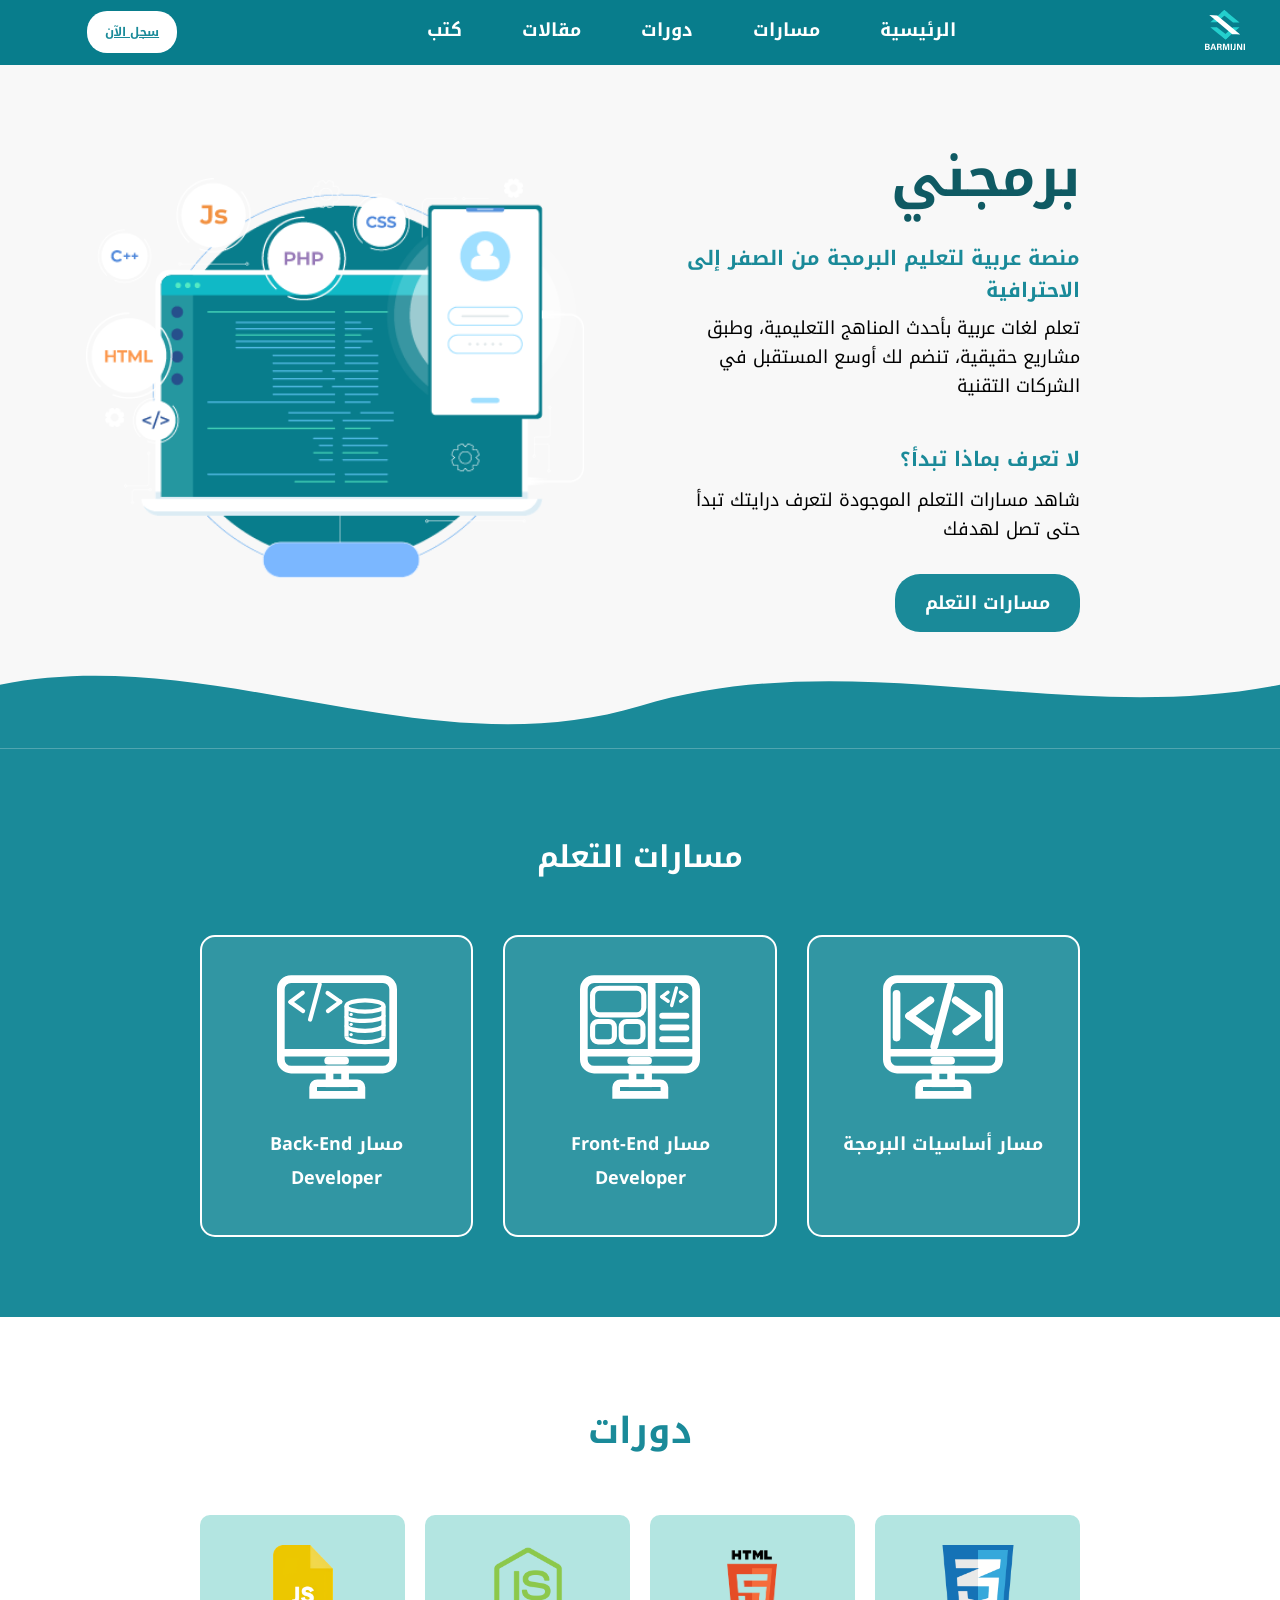
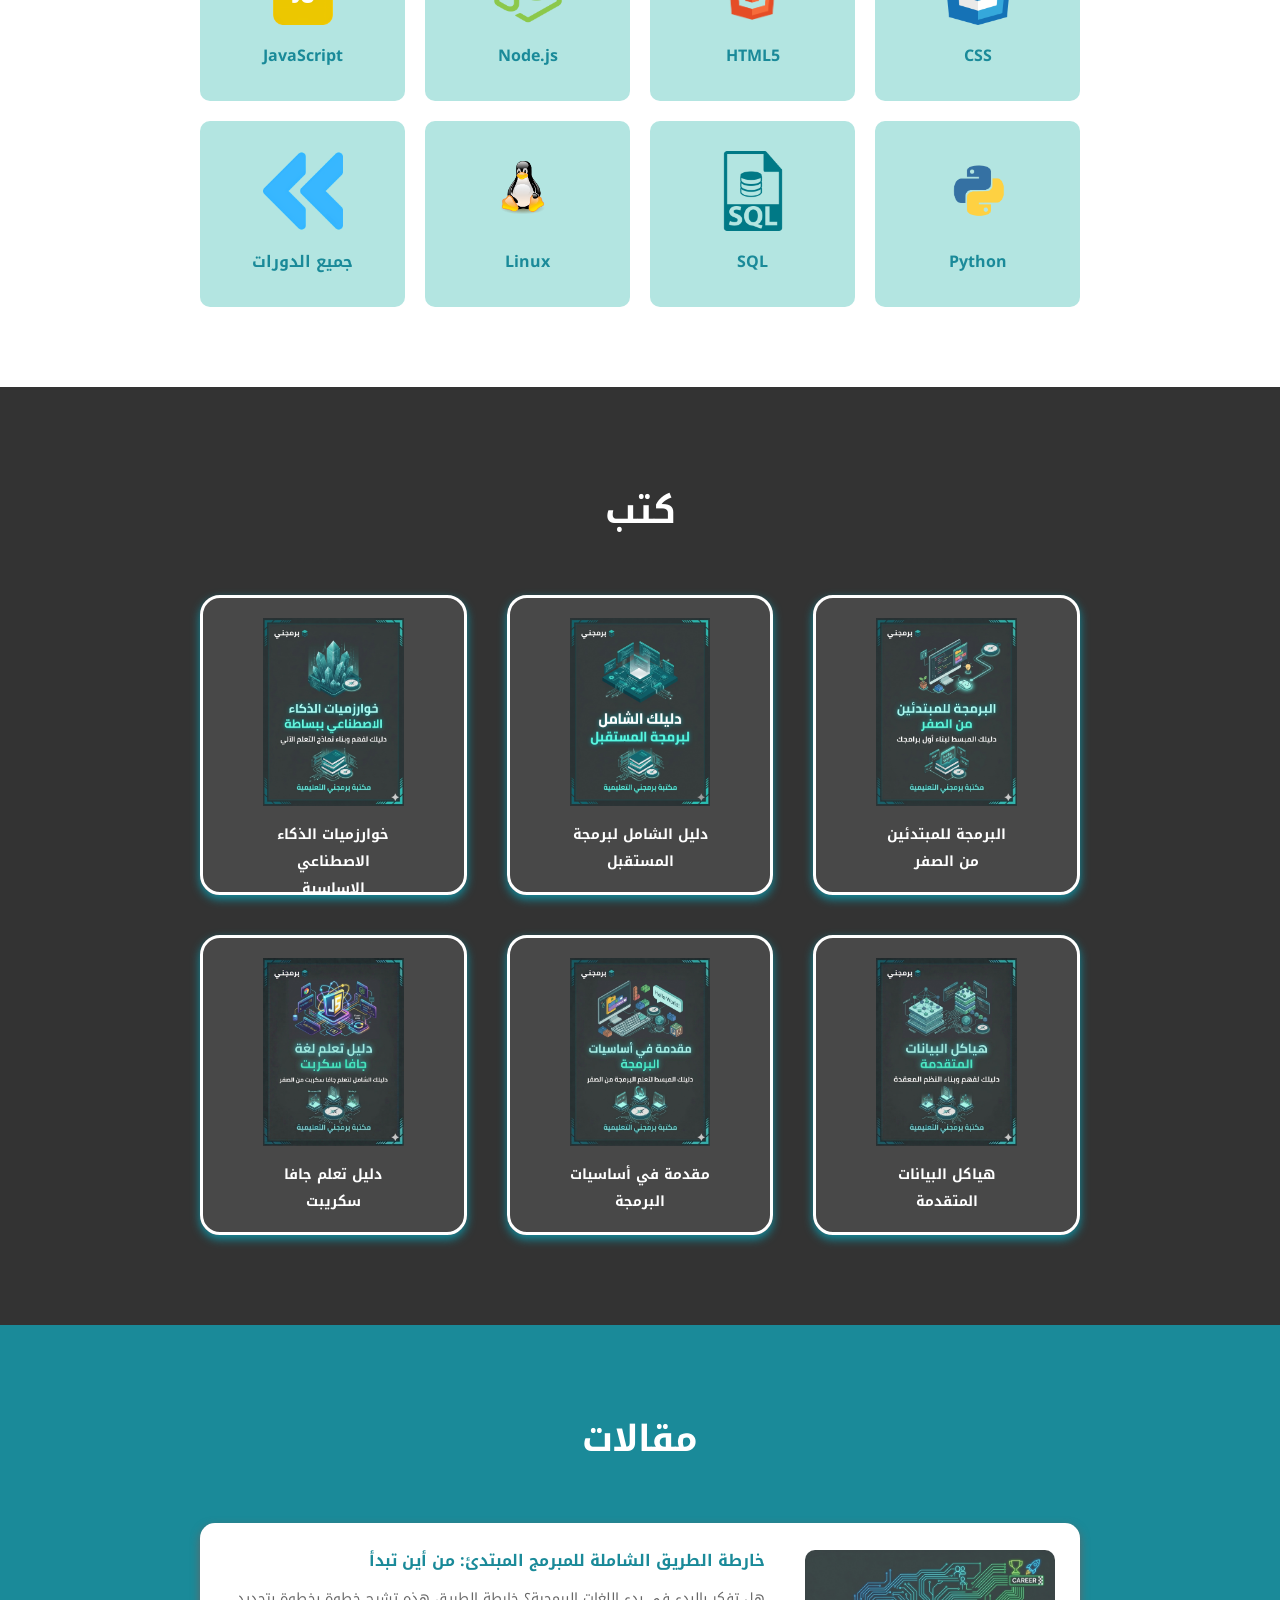
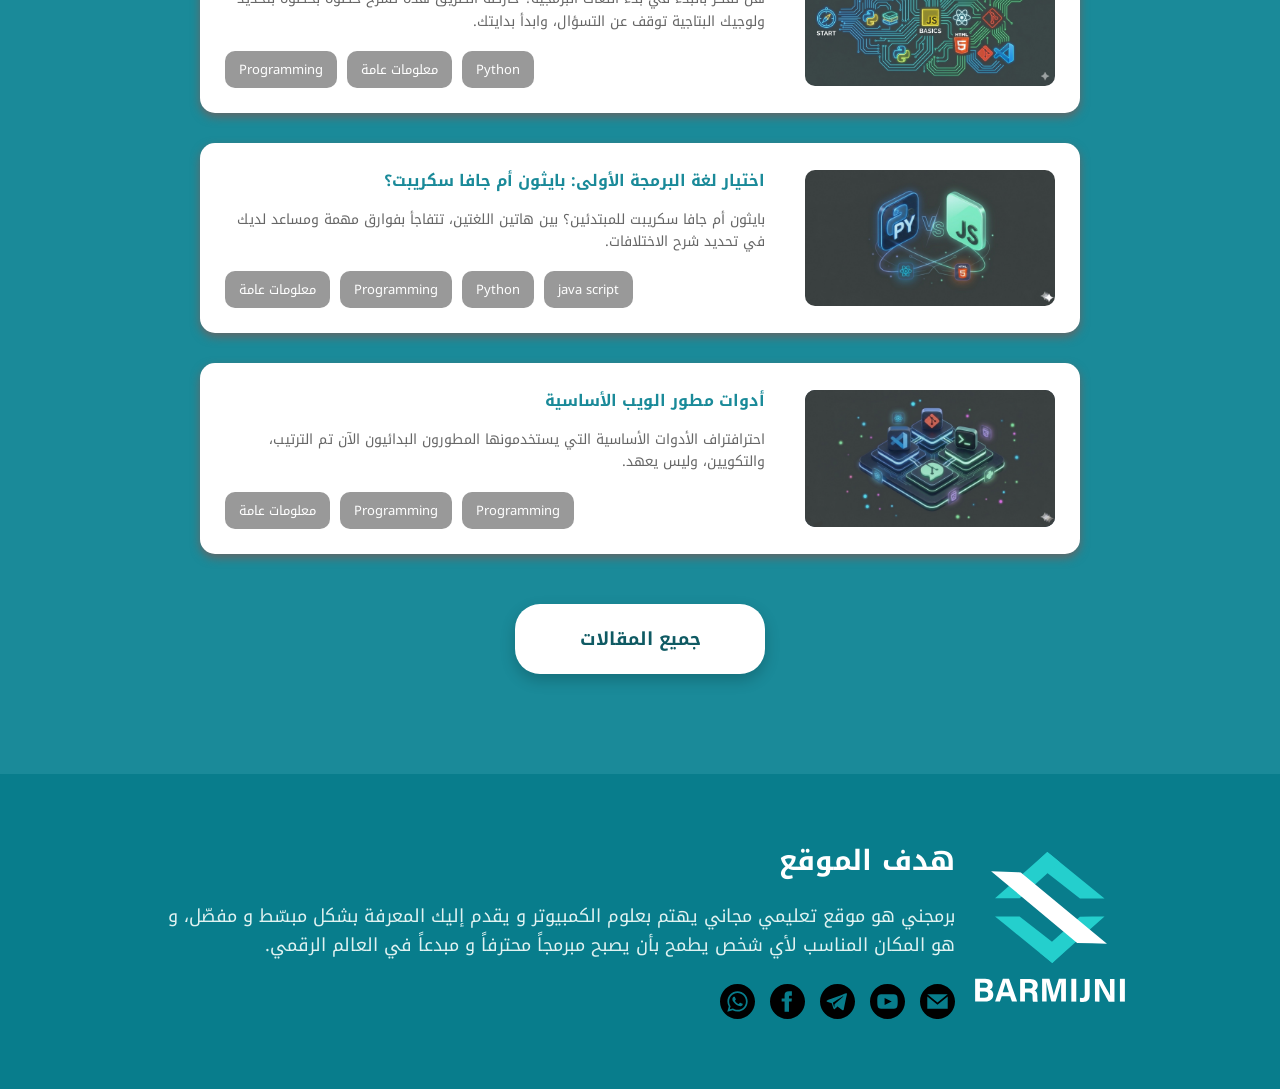
<file: Barmijni/index.html>
<!DOCTYPE html>
<html lang="ar">
<head>
    <meta charset="UTF-8">
    <meta name="viewport" content="width=device-width, initial-scale=1.0">
    <title>برمجني</title>
    <link rel="stylesheet" href="style.css"/>
<header class="header">
    <div class="nav-btn">
        <a href="html/register.html" class="btn-register">سجل الآن</a>
    </div>
    <div class="container">
        <nav class="navbar">
            <ul>
            <li><a href="index.html"> الرئيسية</a></li>
                <li><a href="paths.html">مسارات</a></li>
                <li><a href="courses.html">دورات</a></li>
                <li><a href="articles.html">مقالات</a></li>
                <li><a href="books.html">كتب</a></li>
            </ul>
        </nav>
    </div>
    <div class="logo">
        <img src="images/icons/لوجو برمجني 2.svg" alt="برمجني">
    </div>
</header>


<body>

<!-- HERO SECTION -->
<section class="hero">
    <div class="container">
        <div class="hero-content">
            <h6>برمجني</h6>
            <h4 class="hero-subtitle">منصة عربية لتعليم البرمجة من الصفر إلى الاحترافية</h4>
            <p class="hero-desc">تعلم لغات عربية بأحدث المناهج التعليمية، وطبق مشاريع حقيقية، تنضم لك أوسع المستقبل في الشركات التقنية</p>
            
            <h4>لا تعرف بماذا تبدأ؟</h4>
            <p class="hero-text">شاهد مسارات التعلم الموجودة لتعرف درايتك تبدأ حتى تصل لهدفك</p>
            <button href="paths.html"
             class="hero-btn">مسارات التعلم
        </button>
        </div>
        <div class="hero-image">
            <img src="images/icons/صورة السكشن الأول.png" alt="Hero Image">
        </div>
    </div>
    <!-- SVG Divider -->
  <svg class="hero-divider" viewBox="0 0 1200 100" preserveAspectRatio="none" aria-hidden="true" >
    <path d="M0,100 L0,40 C200,0 400,120 600,60 C800,0 1000,80 1200,40 L1200,100 Z" fill="#1a8a99"></path>
  </svg>
  </section>

<!-- PATHS SECTION -->
<section class="paths">
    <div class="container">
      
        <h2>مسارات التعلم</h2>
        <div class="paths-grid">
    <div class="path-card">
                <img src="images/أيقونات مسارات التعلم/1.svg" alt=" مسار أساسيات البرمجة">
                <h3>مسار أساسيات البرمجة</h3>
            </div>
              
            <div class="path-card">
                <img src="images/أيقونات مسارات التعلم/2.svg" alt=" Front-End Developer مسار">
                <h3>مسار Front-End Developer</h3>
            </div>
             <div class="path-card">
                <img src="images/أيقونات مسارات التعلم/3.svg" alt="Back-End Developer مسار">
                <h3>مسار Back-End Developer</h3>
            </div>
            
        </div>
    </div>
</section>

<!-- COURSES SECTION -->
<section class="courses">
    <div class="container">
        <h2>دورات</h2>
                <div class="courses-grid">
         <div class="course-card">
                <img src="images/courses/css.png" alt="CSS3">
                <p>CSS</p>
            </div>
            <div class="course-card">
                <img src="images/courses/htmt.png" alt="HTML5">
                <p>HTML5</p>
            </div>
           
           
            <div class="course-card">
                <img src="images/courses/node js.png" alt="Node.js">
                <p>Node.js</p>
            </div>
             <div class="course-card">
                <img src="images/courses/Js.png" alt="JavaScript">
                <p>JavaScript</p>
            </div>
                  <div class="course-card">
                <img src="images/courses/paython.png" alt="Python">
                <p>Python</p>
            </div>
                    <div class="course-card">
                <img src="images/courses/sql.png" alt="SQL">
                <p>SQL</p>
            </div>
            <div class="course-card">
                <img src="images/courses/06e7a7c79105961963671d4c39b852d6.png" alt="Linux">
                <p>Linux</p>
            </div>
    
            <div class="course-card">
                <img src="images/courses/arrows.png" alt="جميع الدورات">
                <p>جميع الدورات</p>
            </div>
            </div>
        </div>
    </div>
</section>

<!-- BOOKS SECTION -->
<section class="books">
    <div class="container">
        <h2>كتب</h2>
        <div class="books-grid">
                     <div class="book-card">
                <img src="images/books/1.png" alt="البرمجة للمبتدئين">
                <p>البرمجة للمبتدئين من الصفر</p>
            </div>
         
            <div class="book-card">
                <img src="images/books/2.png" alt="دليل الشامل لبرمجة المستقبل">
                <p>دليل الشامل لبرمجة المستقبل</p>
            </div>
            <div class="book-card">
                
                <img src="images/books/3.png" alt="خوارزميات الذكاء الاصطناعي">
                <p>خوارزميات الذكاء الاصطناعي الاساسية</p>
            </div>


               <div class="book-card">
                <img src="images/books/4.png" alt="هياكل البيانات المتقدمة">
                <p>هياكل البيانات المتقدمة</p>
            </div>  
            <div class="book-card">
                <img src="images/books/5.png" alt="مقدمة في أساسيات البرمجة">
                <p>مقدمة في أساسيات البرمجة</p>
            </div>
     
            <div class="book-card">
                <img src="images/books/6.png" alt="دليل تعلم جافا سكريبت">
                <p>دليل تعلم جافا سكريبت</p>
            </div>
        </div>
    </div>
</section>

<!-- ARTICLES SECTION -->
<section class="articles">
    <div class="container">
        <h2>مقالات</h2>
        <div class="articles-list">
            <div class="article-item">
                <div class="article-image">
                    <img src="images/articales/1.png" alt="مقالة">
                </div>
                <div class="article-content">
                    <h3>خارطة الطريق الشاملة للمبرمج المبتدئ: من أين تبدأ</h3>
                    <p>هل تفكر بالبدء في بدء اللغات البرمجية؟ خارطة الطريق هذه تشرح خطوة بخطوة بتحديد ولوجيك البتاجية توقف عن التسؤال، وابدأ بدايتك.</p>
                    <div class="article-tags">
                        <span class="tag">Python</span>
                        <span class="tag">معلومات عامة</span>
                        <span class="tag">Programming</span>
                    </div>
                </div>
            </div>
            
            <div class="article-item">
                <div class="article-image">
                    <img src="images/articales/2.png" alt="مقالة">
                </div>
                <div class="article-content">
                    <h3>اختيار لغة البرمجة الأولى: بايثون أم جافا سكريبت؟</h3>
                    <p>بايثون أم جافا سكريبت للمبتدئين؟ بين هاتين اللغتين، تتفاجأ بفوارق مهمة ومساعد لديك في تحديد شرح الاختلافات.</p>
                    <div class="article-tags">
                        <span class="tag">java script</span>
                        <span class="tag">Python</span>
                        <span class="tag">Programming</span>
                        <span class="tag">معلومات عامة</span>
                    </div>
                </div>
            </div>
            
            <div class="article-item">
                <div class="article-image">
                    <img src="images/articales/3.png" alt="مقالة">
                </div>
                <div class="article-content">
                    <h3>أدوات مطور الويب الأساسية</h3>
                    <p>احترافتراف الأدوات الأساسية التي يستخدمونها المطورون البدائيون الآن تم الترتيب، والتكويين، وليس يعهد.</p>
                    <div class="article-tags">
                        <span class="tag">Programming</span>
                        <span class="tag">Programming</span>
                        <span class="tag">معلومات عامة</span>
                    </div>
                </div>
            </div>
            
        </div>
    </div>
    <button  class="articles-btn">جميع المقالات</button>
    
</section>

<!-- FOOTER -->
<footer class="main-footer">
    <div class="footer-container">
        
        <div class="footer-logo-section">
            <img src="images/icons/لوجو برمجني 2.svg" alt="لوجو برمجني" class="footer-logo">
        </div>

        <div class="footer-content-section">
            <h3 class="footer-title">هدف الموقع</h3>
            <p class="footer-description">
                برمجني هو موقع تعليمي مجاني يهتم بعلوم الكمبيوتر و يقدم إليك المعرفة بشكل مبسّط و مفصّل، 
                و هو المكان المناسب لأي شخص يطمح بأن يصبح مبرمجاً محترفاً و مبدعاً في العالم الرقمي.
            </p>
            
            <div class="social-icons">
                <a href="#" class="icon-link"><img src="images/icons/email.svg" alt="Email"></a>
                <a href="#" class="icon-link"><img src="images/icons/youtube-9.svg" alt="YouTube"></a>
                <a href="#" class="icon-link"><img src="images/icons/telegram-4.svg" alt="Telegram"></a>
                <a href="#" class="icon-link"><img src="images/icons/facebook-4.svg" alt="Facebook"></a>
                <a href="#" class="icon-link"><img src="images/icons/whatsapp-4.svg" alt="WhatsApp"></a>
            </div>
        </div>

    </div>
</footer>
</body>
</html>
</file>
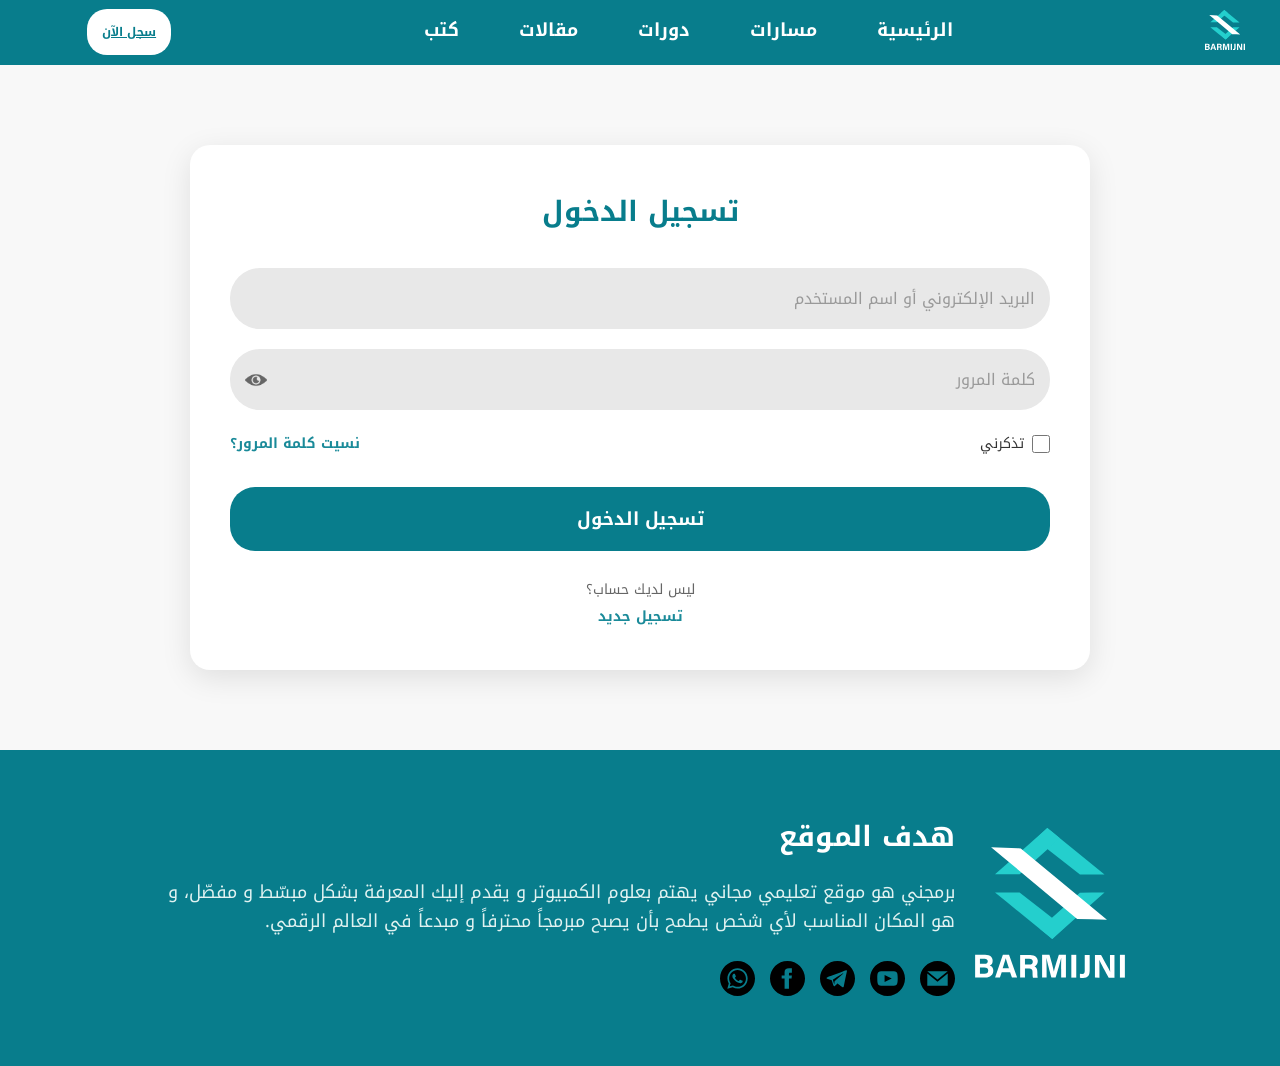
<file: Barmijni/login.html>
<!DOCTYPE html>
<html lang="ar">
<head>
    <meta charset="UTF-8">
    <meta name="viewport" content="width=device-width, initial-scale=1.0">
    <title>برمجني</title>
    <!-- ربط ملف CSS الرئيسي للموقع -->
    <link rel="stylesheet" href="style.css"/>
    <!-- ربط ملف CSS الخاص بنماذج التسجيل والدخول -->
    <link rel="stylesheet" href="usersAuthStyle.css"/>
</head>
<body>
<!-- قسم الرأس (HEADER) - يحتوي على شعار الموقع والقائمة الرئيسية -->
<header class="header">
    <!-- زر "سجل الآن" يؤدي إلى صفحة التسجيل الجديد -->
    <div class="nav-btn">
        <a href="register.html" class="btn-register">سجل الآن</a>
    </div>
    <!-- شريط القائمة الرئيسية للموقع -->
    <div class="container">
        <nav class="navbar">
            <ul>
            <li><a href="index.html"> الرئيسية</a></li>
                <li><a href="paths.html">مسارات</a></li>
                <li><a href="courses.html">دورات</a></li>
                <li><a href="articles.html">مقالات</a></li>
                <li><a href="books.html">كتب</a></li>
            </ul>
        </nav>
    </div>
    <!-- شعار برمجني -->
    <div class="logo">
        <img src="images/icons/لوجو برمجني 2.svg" alt="برمجني">
    </div>
</header>

<section class="auth-section">
    <div class="auth-container">
        <div class="auth-box">
            <h2 class="auth-title">تسجيل الدخول</h2>
                        <form class="auth-form">
                <div class="form-group">
                    <input type="email" class="form-input" placeholder="البريد الإلكتروني أو اسم المستخدم" required>
                </div>
                                <div class="form-group">
                    <!-- غلاف حقل كلمة المرور والزر -->
                    <div class="password-input-wrapper">
                        <!-- حقل الإدخال لكلمة المرور -->
                        <input type="password" class="form-input password-input" placeholder="كلمة المرور" required>
                        <!-- زر إظهار/إخفاء كلمة المرور -->

                        <button type="button" class="toggle-password">
<img src="images/icons/eye.png"/>
</button>
                    </div>
                </div>
                
                <!-- خيارات النموذج (تذكرني - نسيت كلمة المرور) -->
                <div class="form-options">
                    <!-- خيار تذكر بيانات المستخدم -->
                    <label class="remember-me">
                        <input type="checkbox"> تذكرني
                    </label>
                    <!-- رابط نسيان كلمة المرور يؤدي إلى صفحة الاسترجاع -->
                    <a href="passwordrecover.html" class="forgot-password">نسيت كلمة المرور؟</a>
                </div>
                
                <!-- زر تسجيل الدخول الرئيسي -->
                <button type="submit" class="auth-btn">تسجيل الدخول</button>
            </form>
            
            <!-- تذييل النموذج - رابط للتسجيل الجديد -->
              <div class="auth-footer">
                <p>ليس لديك حساب؟</p>
                <p><a href="register.html">تسجيل جديد</a></p>
            </div>
        </div>
    </div>
</section>

<!-- قسم التذييل (FOOTER) - يحتوي على معلومات الموقع والشبكات الاجتماعية -->
<footer class="main-footer">
    <!-- حاوية التذييل الرئيسية -->
    <div class="footer-container">
        <!-- قسم الشعار في التذييل -->
        <div class="footer-logo-section">
            <img src="images/icons/لوجو برمجني 2.svg" alt="لوجو برمجني" class="footer-logo">
        </div>

        <!-- قسم المحتوى والشبكات الاجتماعية في التذييل -->
        <div class="footer-content-section">
            <h3 class="footer-title">هدف الموقع</h3>
            <p class="footer-description">
                برمجني هو موقع تعليمي مجاني يهتم بعلوم الكمبيوتر و يقدم إليك المعرفة بشكل مبسّط و مفصّل، 
                و هو المكان المناسب لأي شخص يطمح بأن يصبح مبرمجاً محترفاً و مبدعاً في العالم الرقمي.
            </p>
            
            <!-- روابط الشبكات الاجتماعية -->
            <div class="social-icons">
                <a href="#" class="icon-link"><img src="images/icons/email.svg" alt="Email"></a>
                <a href="#" class="icon-link"><img src="images/icons/youtube-9.svg" alt="YouTube"></a>
                <a href="#" class="icon-link"><img src="images/icons/telegram-4.svg" alt="Telegram"></a>
                <a href="#" class="icon-link"><img src="images/icons/facebook-4.svg" alt="Facebook"></a>
                <a href="#" class="icon-link"><img src="images/icons/whatsapp-4.svg" alt="WhatsApp"></a>
            </div>
        </div>

    </div>
</footer>

<!-- سكريبت JavaScript لوظائف الصفحة -->
<script>
    // اختيار جميع أزرار إظهار/إخفاء كلمة المرور في الصفحة
    document.querySelectorAll('.toggle-password').forEach(button => {
        // إضافة مستمع حدث عند النقر على زر إظهار/إخفاء
        button.addEventListener('click', function(e) {
            e.preventDefault(); // منع السلوك الافتراضي للزر
            
            // الحصول على حقل كلمة المرور المرتبط بهذا الزر
            const passwordInput = this.parentElement.querySelector('.password-input');
            // الحصول على أيقونة العين
            const icon = this.querySelector('i');
            
            // التحقق من نوع الإدخال الحالي
            if (passwordInput.type === 'password') {
                // إذا كان مخفي، اظهره
                passwordInput.type = 'text';
                // تغيير أيقونة العين من 'eye' إلى 'eye-slash'
                icon.classList.remove('fa-eye');
                icon.classList.add('fa-eye-slash');
            } else {
                // وإلا، أخفه
                passwordInput.type = 'password';
                // تغيير أيقونة العين من 'eye-slash' إلى 'eye'
                icon.classList.remove('fa-eye-slash');
                icon.classList.add('fa-eye');
            }
        });
    });
</script>
</body>
</html>
</file>
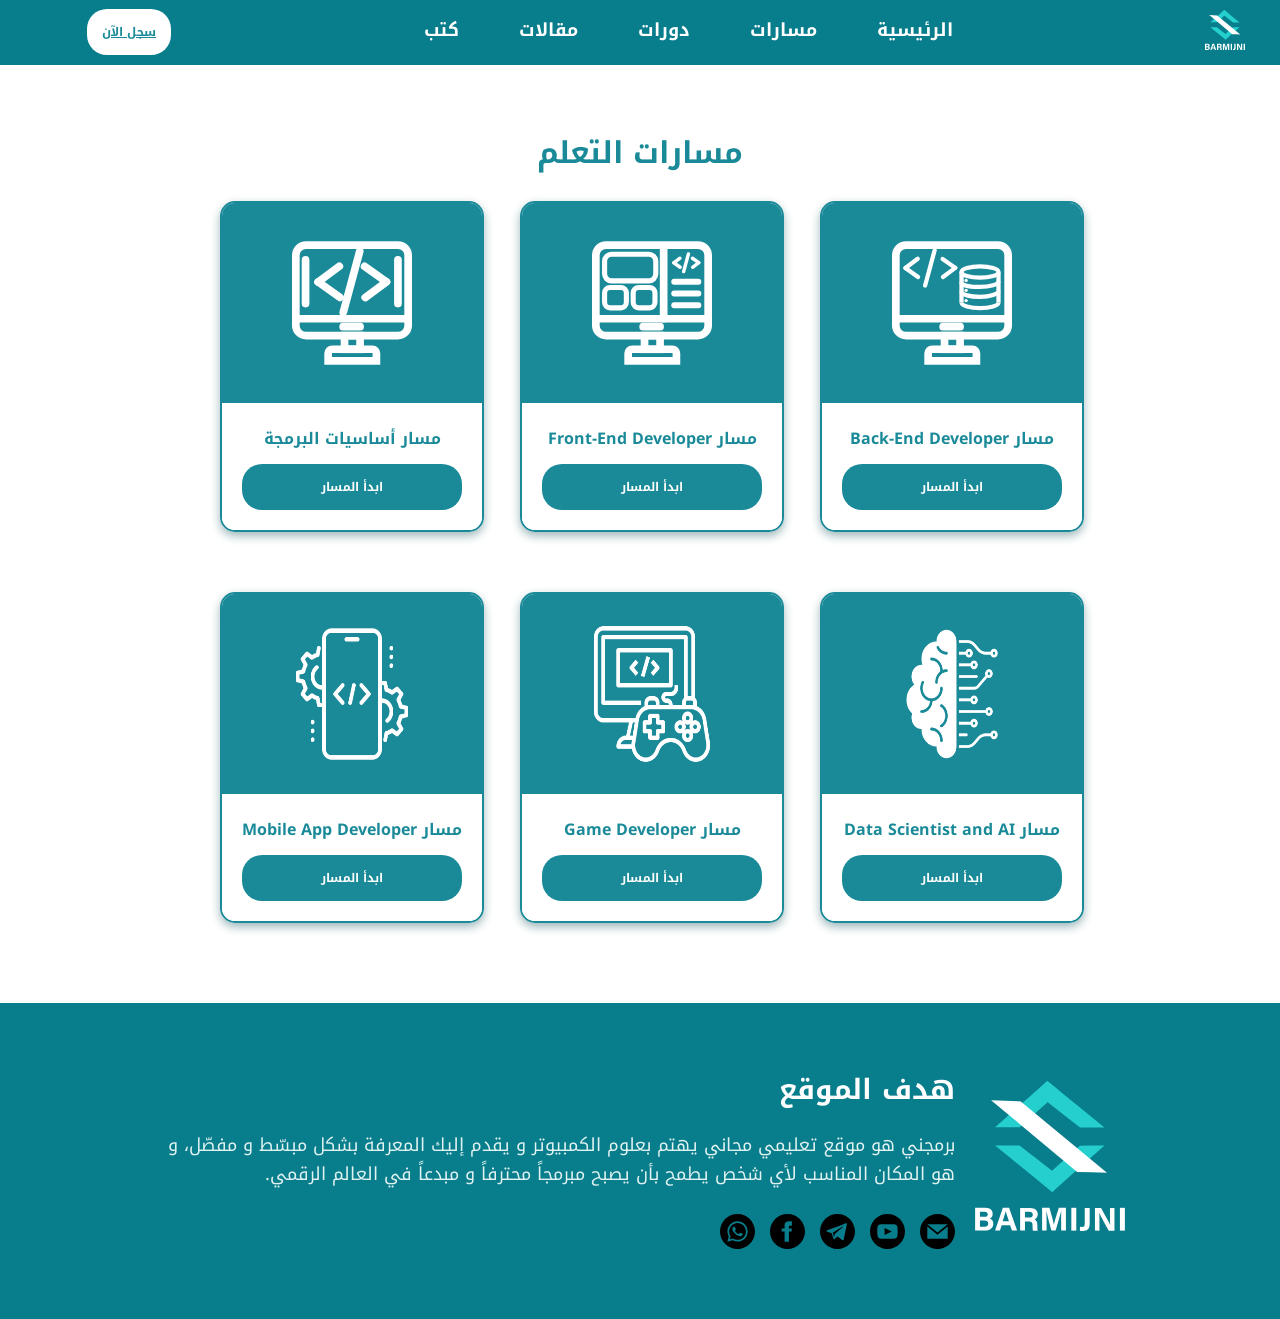
<file: Barmijni/paths.html>
<!DOCTYPE html>
<html lang="ar">
<head>
    <meta charset="UTF-8">
    <meta name="viewport" content="width=device-width, initial-scale=1.0">
    <title>برمجني</title>
    <!-- ربط ملف CSS الرئيسي للموقع -->
    <link rel="stylesheet" href="pathsStyle.css"/>
</head>
<body>
<!-- قسم الرأس (HEADER) - يحتوي على شعار الموقع والقائمة الرئيسية -->
<header class="header">
    <!-- زر "سجل الآن" يؤدي إلى صفحة التسجيل الجديد -->
    <div class="nav-btn">
        <a href="register.html" class="btn-register">سجل الآن</a>
    </div>
    <!-- شريط القائمة الرئيسية للموقع -->
    <div class="container">
        <nav class="navbar">
            <ul>
            <li><a href="index.html"> الرئيسية</a></li>
                <li><a href="paths.html">مسارات</a></li>
                <li><a href="courses.html">دورات</a></li>
                <li><a href="articles.html">مقالات</a></li>
                <li><a href="books.html">كتب</a></li>
            </ul>
        </nav>
    </div>
    <!-- شعار برمجني -->
    <div class="logo">
        <img src="images/icons/لوجو برمجني 2.svg" alt="برمجني">
    </div>
</header>

<!-- PATHS SECTION -->
<section class="paths">
    <div class="container">
        <h2>مسارات التعلم</h2>
        <div class="paths-grid">

    <div class="path-card">
            <div class="card-top">
                <img src="images/أيقونات مسارات التعلم/1.svg" alt=" مسار أساسيات البرمجة">
                </div>


                    <div class="card-bottom">
                <h3>مسار أساسيات البرمجة</h3>
            <a class="start-btn">ابدأ المسار</a>
            </div>
            </div>
              
            <div class="path-card">
                <div class="card-top">
                    <img src="images/أيقونات مسارات التعلم/2.svg" alt=" Front-End Developer مسار">
                </div>
                <div class="card-bottom">
                    <h3>مسار Front-End Developer</h3>
                    <a class="start-btn">ابدأ المسار</a>
                </div>
            </div>
             <div class="path-card">
                <div class="card-top">
                    <img src="images/أيقونات مسارات التعلم/3.svg" alt="Back-End Developer مسار">
                </div>
                <div class="card-bottom">
                    <h3>مسار Back-End Developer</h3>
                    <a class="start-btn">ابدأ المسار</a>
                </div>
            </div>

<div class="path-card">
    <div class="card-top">
        <img src="images/أيقونات مسارات التعلم/4.png"/>
    </div>
    <div class="card-bottom">
        <h3>مسار Mobile App Developer</h3>
        <a class="start-btn">ابدأ المسار</a>
    </div>
</div>
    <div class="path-card">
        <div class="card-top">
            <img src="images/أيقونات مسارات التعلم/5.png"/>
        </div>
        <div class="card-bottom">
            <h3>مسار Game Developer</h3>
            <a class="start-btn">ابدأ المسار</a>
        </div>
    </div>
    <div class="path-card">
        <div class="card-top">
            <img src="images/أيقونات مسارات التعلم/6.png"/>
        </div>
        <div class="card-bottom">
            <h3>مسار Data Scientist and AI</h3>
            <a class="start-btn">ابدأ المسار</a>
        </div>
    </div>

        </div>

       
    </div>
    </div>
</section>

    <!-- FOOTER -->
<footer class="main-footer">
    <div class="footer-container">
        
        <div class="footer-logo-section">
            <img src="images/icons/لوجو برمجني 2.svg" alt="لوجو برمجني" class="footer-logo">
        </div>

        <div class="footer-content-section">
            <h3 class="footer-title">هدف الموقع</h3>
            <p class="footer-description">
                برمجني هو موقع تعليمي مجاني يهتم بعلوم الكمبيوتر و يقدم إليك المعرفة بشكل مبسّط و مفصّل، 
                و هو المكان المناسب لأي شخص يطمح بأن يصبح مبرمجاً محترفاً و مبدعاً في العالم الرقمي.
            </p>
            
            <div class="social-icons">
                <a href="#" class="icon-link"><img src="images/icons/email.svg" alt="Email"></a>
                <a href="#" class="icon-link"><img src="images/icons/youtube-9.svg" alt="YouTube"></a>
                <a href="#" class="icon-link"><img src="images/icons/telegram-4.svg" alt="Telegram"></a>
                <a href="#" class="icon-link"><img src="images/icons/facebook-4.svg" alt="Facebook"></a>
                <a href="#" class="icon-link"><img src="images/icons/whatsapp-4.svg" alt="WhatsApp"></a>
            </div>
        </div>

    </div>
</footer>
</body>
</html>
</file>
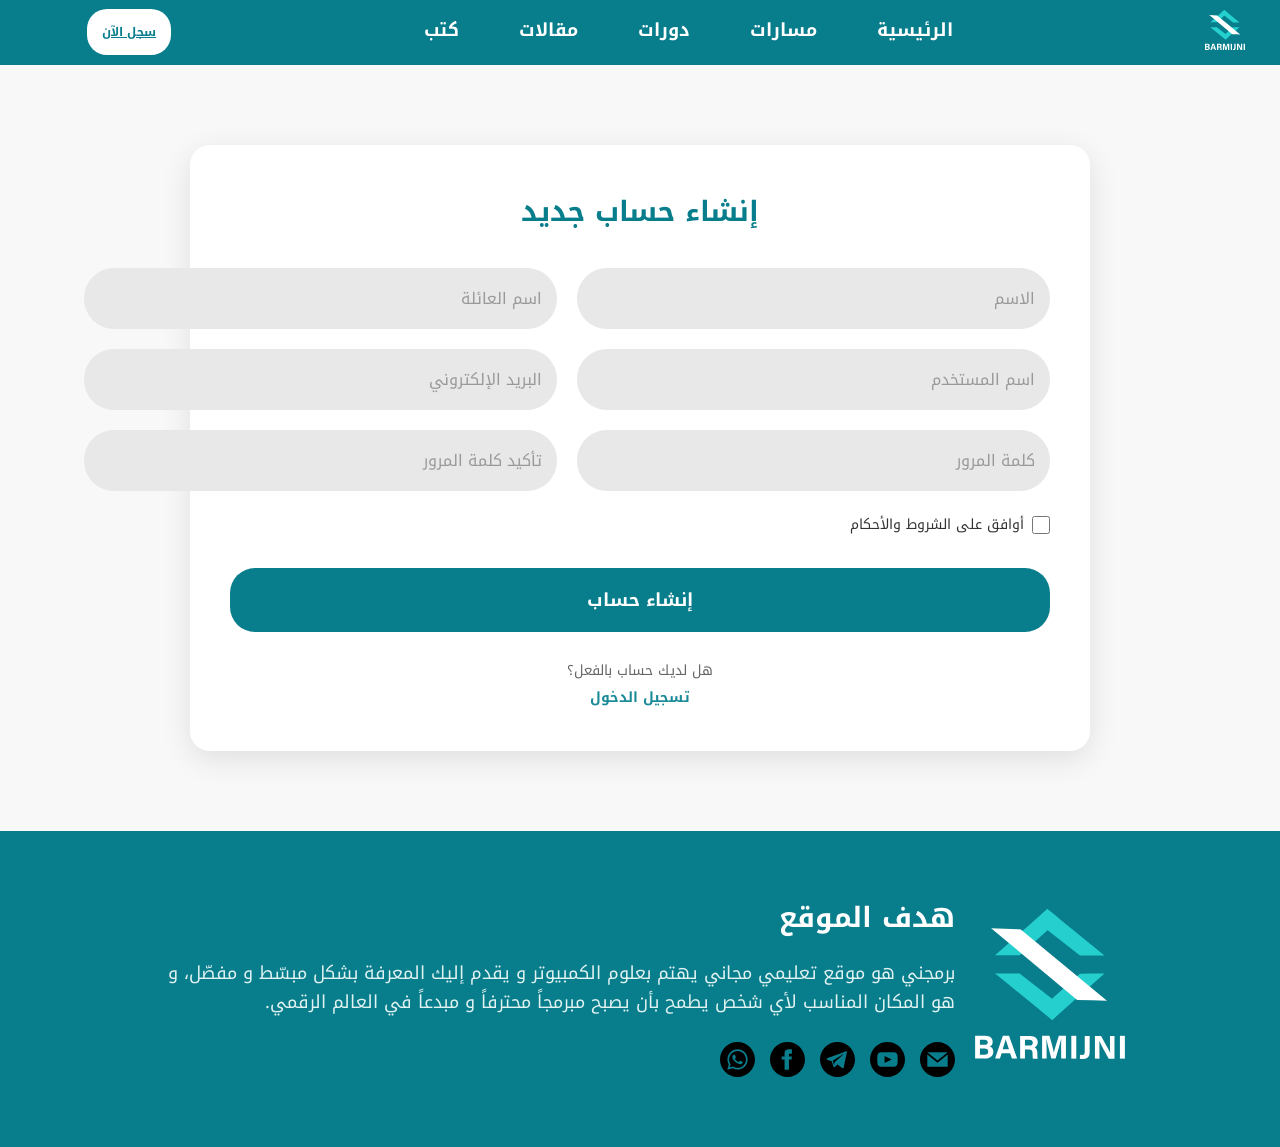
<file: Barmijni/register.html>
<!DOCTYPE html>
<html lang="ar">
<head>
    <meta charset="UTF-8">
    <meta name="viewport" content="width=device-width, initial-scale=1.0">
    <title>برمجني</title>
    <!-- ربط مكتبة Font Awesome لأيقونات المتصفح -->
    <link rel="stylesheet" href="https://cdnjs.cloudflare.com/ajax/libs/font-awesome/6.4.0/css/all.min.css">
    <!-- ربط ملف CSS الرئيسي للموقع -->
    <link rel="stylesheet" href="style.css"/>
    <!-- ربط ملف CSS الخاص بنماذج التسجيل والدخول -->
    <link rel="stylesheet" href="usersAuthStyle.css"/>
</head>
<body>
<!-- قسم الرأس (HEADER) - يحتوي على شعار الموقع والقائمة الرئيسية -->
<header class="header">
    <!-- زر "سجل الآن" يؤدي إلى صفحة التسجيل الجديد -->
    <div class="nav-btn">
        <a href="register.html" class="btn-register">سجل الآن</a>
    </div>
    <!-- شريط القائمة الرئيسية للموقع -->
    <div class="container">
        <nav class="navbar">
            <ul>
            <li><a href="index.html"> الرئيسية</a></li>
                <li><a href="paths.html">مسارات</a></li>
                <li><a href="courses.html">دورات</a></li>
                <li><a href="articles.html">مقالات</a></li>
                <li><a href="books.html">كتب</a></li>
            </ul>
        </nav>
    </div>
    <!-- شعار برمجني -->
    <div class="logo">
        <img src="images/icons/لوجو برمجني 2.svg" alt="برمجني">
    </div>
</header>

<!-- قسم إنشاء حساب جديد (REGISTER SECTION) - نموذج البيانات الجديدة -->
<section class="auth-section">
    <div class="auth-container">
        <div class="auth-box">
            <!-- عنوان الصفحة -->
            <h2 class="auth-title">إنشاء حساب جديد</h2>
            
            <!-- نموذج التسجيل الرئيسي -->
            <form class="auth-form">
                <div class="form-row">
                    <!-- حقل الاسم -->
                    <div class="form-group">
                        <input type="text" class="form-input" placeholder="الاسم" required>
                    </div>
                    <!-- حقل اسم العائلة -->
                    <div class="form-group">
                        <input type="text" class="form-input" placeholder="اسم العائلة" required>
                    </div>
                </div>

                <div class="form-row">
                    <!-- حقل اسم المستخدم -->
                    <div class="form-group">
                        <input type="text" class="form-input" placeholder="اسم المستخدم" required>
                    </div>
                    <!-- حقل البريد الإلكتروني -->
                    <div class="form-group">
                        <input type="email" class="form-input" placeholder="البريد الإلكتروني" required>
                    </div>
                </div>

                <div class="form-row">
                    <!-- حقل كلمة المرور مع زر إظهار/إخفاء -->
                    <div class="form-group">
                        <div class="password-input-wrapper">
                            <input type="password" class="form-input password-input" placeholder="كلمة المرور" required>
                            </button>
                        </div>
                    </div>
                    <!-- حقل تأكيد كلمة المرور مع زر إظهار/إخفاء -->
                    <div class="form-group">
                        <div class="password-input-wrapper">
                            <input type="password" class="form-input password-input" placeholder="تأكيد كلمة المرور" required>
                            </button>
                        </div>
                    </div>
                </div>
                
                <!-- موافقة على الشروط والأحكام -->
                <div class="form-options">
                    <!-- خانة الموافقة على الشروط والأحكام -->
                    <label class="remember-me">
                        <input type="checkbox" required> أوافق على الشروط والأحكام
                    </label>
                </div>
                
                <button type="submit" class="auth-btn">إنشاء حساب</button>
            </form>
            
            <div class="auth-footer">
                <p>هل لديك حساب بالفعل؟</p>
                <p><a href="login.html">تسجيل الدخول</a></p>
            </div>
        </div>
    </div>
</section>





<!-- FOOTER -->
<footer class="main-footer">
    <div class="footer-container">
        
        <div class="footer-logo-section">
            <img src="images/icons/لوجو برمجني 2.svg" alt="لوجو برمجني" class="footer-logo">
        </div>

        <div class="footer-content-section">
            <h3 class="footer-title">هدف الموقع</h3>
            <p class="footer-description">
                برمجني هو موقع تعليمي مجاني يهتم بعلوم الكمبيوتر و يقدم إليك المعرفة بشكل مبسّط و مفصّل، 
                و هو المكان المناسب لأي شخص يطمح بأن يصبح مبرمجاً محترفاً و مبدعاً في العالم الرقمي.
            </p>
            
            <div class="social-icons">
                <a href="#" class="icon-link"><img src="images/icons/email.svg" alt="Email"></a>
                <a href="#" class="icon-link"><img src="images/icons/youtube-9.svg" alt="YouTube"></a>
                <a href="#" class="icon-link"><img src="images/icons/telegram-4.svg" alt="Telegram"></a>
                <a href="#" class="icon-link"><img src="images/icons/facebook-4.svg" alt="Facebook"></a>
                <a href="#" class="icon-link"><img src="images/icons/whatsapp-4.svg" alt="WhatsApp"></a>
            </div>
        </div>

    </div>
</footer>

</body>
</html>
</file>
<file: Barmijni/style.css>
/* تعريف الخط */
@font-face {
    font-family: 'Noto Kufi Arabic';
    src: url('fonts/Noto_Kufi_Arabic/static/NotoKufiArabic-Regular.ttf') format('truetype');
    font-weight: normal;
}

@font-face {
    font-family: 'Noto Kufi Arabic';
    src: url('fonts/Noto_Kufi_Arabic/static/NotoKufiArabic-Bold.ttf') format('truetype');
    font-weight: bold;
}

/* RESET */
* {
    margin: 0;
    padding: 0;
    box-sizing: border-box;
    font-family: 'Noto Kufi Arabic', sans-serif;
}

body {
    font-family: 'Noto Kufi Arabic', sans-serif;
    background-color: #f8f8f8;
    color: #333;
}

/* CONTAINER */
.container {
    max-width: 900px;
    margin: 0 auto;
    padding: 0 10px;
}

/* HEADER */
.header {
     background:  #087d8C;
    color: white;
    padding: 10px;
    padding-bottom: 15px;
    display: flex;
    align-items: center;
}

.header .container {
    display: flex;
    justify-content: space-between;
    align-items: center;
    flex-direction: row-reverse;
}

.logo img {
    height: 40px;
    width: auto;
    display: block;
    margin-right: 25px;
}

.navbar {
        display: flex;
    justify-content: center;
}

.navbar ul {
    display: flex;
    list-style: none;
    gap: 60px;
      flex-direction: row-reverse;
}

.navbar a {
    color: white;
    text-decoration: none;
    font-weight: bold;
   font-size: 18px;
    display: flex;
    align-items: center;
    gap: 8px;
}

.nav-icon {
    width: 24px;
    height: 24px;
    display: inline-block;
}


.btn-register {
    background-color: white;
    color: #1a8a99;
    border-radius: 20px;
    padding: 10px;
    padding-right: 18px;
    padding-left: 18px;
    margin-left: 9cap;
    font-size: 12px;
    font-weight: bold;
}


/* HERO */
.hero {
    background-color: #f8f8f8;
    color: #1a8a99;
  padding: 60px 0px 0px 0px;
}

.hero .container {
    display: flex;
    align-items: center;
    flex-direction: row-reverse;
}

.hero-content {
    flex: 0 0 45%;
    text-align: right;
    margin-left: 100px;
        align-items: center;

}

.hero-image {
    flex: 0 0 45%;
    text-align: center;
}

.hero-content h6 {
    font-size: 55px;
    margin-bottom: 12px;
    color: #0f5a63;
}

.hero-subtitle {
    font-size: 20px;
    color: #1a8a99;
    margin-bottom: 12px;
    line-height: 1.6;
}

.hero-desc {
    font-size: 18px;
    color: black;
    margin-bottom: 40px;
    line-height: 1.6;
}

.hero-content h4 {
    font-size: 20px;
    color: #1a8a99;
    margin-bottom: 8px;
    font-weight: bold;
}

.hero-text {
    font-size: 18px;
    color: black;
    margin-bottom: 30px;
    line-height: 1.6;
}

.hero-btn {
    background-color: #1a8a99;
    color: white;
    padding: 12px 30px;
    border: none;
    border-radius: 25px;
    font-size: 18px;
    font-weight: bold;
        margin-bottom: 10px;
    cursor: pointer;
    transition: 0.3s;
}

.hero-btn:hover {
    background-color: #0f5a63;
}

.hero-image {
    flex: 1;
    text-align: center;
}

.hero-image img {
    max-width: 700px;
    height: 400px;
}

/* SVG Divider */
.hero-divider{
  display:block;
  bottom: -1px; /* يضمن تداخل بسيط مع القسم التالي */
  pointer-events: none; /* لا يعيق النقرات */
    z-index: 2;
      height: var(--divider-height);
}

/* PATHS SECTION */
.paths {
    padding-top: 80px;
    padding-bottom: 80px;
    background-color: #1a8a99;
    color: white;
    text-align: center;
}

.paths h2 {
    font-size: 30px;
    margin-bottom: 50px;
}

.paths-grid {
    display: grid;
    grid-template-columns: repeat(3, 1fr);
    gap: 30px;
    direction: rtl;
}

.path-card {
    background-color: rgba(255, 255, 255, 0.1);
    padding: 30px;
    border-radius: 15px;
    border: 2px solid white;
    overflow: hidden;
    transition: transform 0.3s ease, box-shadow 0.3s ease;
}

.path-card:hover {
    transform: translateY(-10px);
    box-shadow: 0 10px 30px rgba(0, 0, 0, 0.3);
}

.path-card img {
    width: 120px;
    height: 140px;
    margin: 0 auto 20px;
    display: block;
    filter: brightness(0) invert(1);
}

.card-icon {
    font-size: 60px;
    margin-bottom: 15px;
    color: white;
}

.path-card h3 {
    font-size: 18px;
    margin-bottom: 10px;
    direction: rtl;
}


/* COURSES SECTION */
.courses {
    padding: 80px 0;
    background-color: white;
    text-align: center;
}

.courses h2 {
    font-size: 36px;
    margin-bottom: 50px;
    color: #1a8a99;
}

.courses-grid {
    display: grid;
    grid-template-columns: repeat(4, 1fr);
    gap: 20px;
    direction: rtl;
}

.course-card {
    background-color: #b3e5e1;
    padding: 30px;
    border-radius: 10px;
    text-align: center;
    transition: transform 0.3s ease, box-shadow 0.3s ease;
    display: flex;
    flex-direction: column;
    align-items: center;
}

.course-card:hover {
    transform: translateY(-8px);
    box-shadow: 0 8px 20px rgba(26, 138, 153, 0.2);
}

.course-card img {
    width: 80px;
    height: 80px;
    margin-bottom: 15px;
    object-fit: contain;
}

.course-icon {
    font-size: 36px;
    font-weight: bold;
    color: #1a8a99;
    margin-bottom: 10px;
}

.course-card p {
    font-weight: bold;
        color: #1a8a99;
font-size: 16px;
}

/* BOOKS SECTION */
.books {
    padding: 90px;
    background-color: #333;
    color: white;
    text-align: center;
}

.books h2 {
    font-size: 36px;
    margin-bottom: 50px;
}

.books-grid {
    display: grid;
    grid-template-columns: repeat(3, 1fr);
    gap: 40px;
    direction: rtl;
}

.book-card {
    width: 100%;
    height: 300px;
    background-color: rgba(255, 255, 255, 0.1);
    padding: 20px 60px 21px;
    border-radius: 20px;
    border: 3px solid #ffffff;
    overflow: hidden;
    position: relative;
    box-shadow: 0 4px 10px rgba(15, 145, 162, 0.973);
}

.book-card img {
    width: 100%;
    object-fit: cover;
    margin-bottom: 5px;
}

.book-cover {
    font-size: 60px;
}

.book-card p {
font-size: 14px;
font-weight: bold;
margin-bottom: 20px;
}



/* ARTICLES SECTION */
.articles {
padding-top: 80px;  
padding-bottom: 100px;
  background-color: #1a8a99;
    color: white;
}

.articles h2 {
    font-size: 36px;
    margin-bottom: 50px;
    text-align: center;
}

.articles-list {
    display: flex;
    flex-direction: column;
    gap: 30px;
    align-items: center;
}

.article-item {
    width: 100%;
    height: 100%;
    display: flex;
    background-color: white;
    color: #333;
    padding: 25px;
    border-radius: 15px;
    gap: 40px;
    flex-direction: row-reverse;
    align-items: center;
    box-shadow: #666 0px 4px 10px;
}

.article-content {
    flex: 1;
    text-align: right;
    direction: rtl;
}

.article-content h3 {
    margin-bottom: 15px;
    color: #1a8a99;
    font-size: 16px;
    line-height: 1.6;
}

.article-content p {
    margin-bottom: 18px;
    color: #666;
    font-size: 14px;
    line-height: 1.6;
}

.article-tags {
    display: flex;
    gap: 10px;
    flex-wrap: wrap;
    justify-content: flex-end;
}

.tag {
    background-color: #999;
    color: white;
    padding: 6px 14px;
    border-radius: 10px;
    font-size: 13px;
    display: inline-block;
}

.article-image {
    width: 250px;
    border-radius: 10px;
    display: flex;
    align-items: center;
    justify-content: center;
    overflow: hidden;
    background-color: #2c3e50;
}

.article-image img {
    width: 100%;
    height: 100%;
    object-fit: cover;
}
button.articles-btn {
    display: block;
    width: 250px;
    margin: 50px auto 0;
    padding: 18px 30px;
    background-color: white;
    color: #0f5a63;
    border: none;
    border-radius: 25px;
    font-size: 18px;
    font-weight: bold;
    cursor: pointer;
    box-shadow: 0 6px 15px rgba(0, 0, 0, 0.2);
    transition: all 0.3s ease;
}

button.articles-btn:hover {
    transform: translateY(-3px);
    box-shadow: 0 10px 25px rgba(0, 0, 0, 0.3);
}


/* تنسيق حاوية الفوتر الرئيسية */
.main-footer {
     background:  #087d8C;
    color: #ffffff; /* لون النص أبيض */
    padding: 60px 20px; /* مسافة داخلية من الأعلى والأسفل والجوانب */
    direction: rtl; /* جعل اتجاه النص وقراءة العناصر من اليمين إلى اليسار */
}

/* توزيع العناصر بشكل مرن داخل الفوتر */
.footer-container {
    margin: 0 auto; /* توسيط الحاوية في منتصف الشاشة */
    display: flex; /* تفعيل نظام الـ Flexbox لتوزيع الأقسام */
    justify-content: center; /* تقريب الأقسام من بعضها */
    align-items: center; /* محاذاة العناصر عمودياً في المنتصف */
    flex-wrap: wrap; /* السماح للعناصر بالنزول لسطر جديد على الشاشات الصغيرة (تجاوب) */
    gap: 20px; /* مسافة أمان أصغر بين قسم اللوجو وقسم النصوص */

}

/* تنسيق قسم الشعار */
.footer-logo-section {
    display: flex;
    flex-direction: column; /* ترتيب اللوجو والاسم عمودياً فوق بعضهما */
    align-items: flex-end; /* توسيط اللوجو والاسم معاً */
    min-width: auto;
}

/* التحكم بحجم اللوجو */
.footer-logo {
    width: 150px; /* تحديد عرض مناسب للشعار */
    height: 150px; /* تحديد ارتفاع مناسب للشعار */
    margin-bottom: 10px; /* مسافة بين الشعار والاسم تحته */
}



/* تنسيق عنوان "هدف الموقع" */
.footer-title {
    font-size: 28px; /* خط كبير وعريض للعنوان */
    margin-top: 0;
    margin-bottom: 15px;
}

/* تنسيق النص التعريفي */
.footer-description {
    font-size: 18px;
    line-height: 1.6; /* زيادة التباعد بين الأسطر لراحة العين أثناء القراءة */
    color: #e0f2f1; /* لون أبيض مائل للفيروزي الفاتح جداً ليعطي مظهراً مريحاً */
    margin-bottom: 25px;
    max-width: 800px; /* منع النص من التمدد بشكل مفرط أفقياً */
}

/* تنسيق حاوية الأيقونات */
.social-icons {
    display: flex;
    gap: 15px; /* المسافة الأفقية بين كل أيقونة وأخرى */
}

/* تنسيق روابط الأيقونات وتأثير المرور (Hover) */
.icon-link img {
    width: 35px; /* حجم الأيقونات الدائرية المرفقة */
    height: 35px;
    transition: transform 0.2s ease; /* إضافة تأثير حركة ناعم عند مرور الماوس */
}

.icon-link :hover {
    transform: scale(1.1); /* تكبير الأيقونة قليلاً بنسبة 10% عند تمرير الماوس */
}
</file>
<file: Barmijni/usersAuthStyle.css>
/* تعريف الخط */
@font-face {
    font-family: 'Noto Kufi Arabic';
    src: url('fonts/Noto_Kufi_Arabic/static/NotoKufiArabic-Regular.ttf') format('truetype');
    font-weight: normal;
}

@font-face {
    font-family: 'Noto Kufi Arabic';
    src: url('fonts/Noto_Kufi_Arabic/static/NotoKufiArabic-Bold.ttf') format('truetype');
    font-weight: bold;
}

/* RESET */
* {
    margin: 0;
    padding: 0;
    box-sizing: border-box;
    font-family: 'Noto Kufi Arabic', sans-serif;
}

body {
    font-family: 'Noto Kufi Arabic', sans-serif;
    background-color: #f8f8f8;
    color: #333;
}

/* CONTAINER */
.container {
    max-width: 900px;
    margin: 0 auto;
    padding: 0 10px;
}

/* HEADER */
.header {
     background:  #087d8C;
    color: white;
    padding: 10px;
    padding-bottom: 15px;
    display: flex;
    align-items: center;
}

.header .container {
    display: flex;
    justify-content: space-between;
    align-items: center;
    flex-direction: row-reverse;
}

.logo img {
    height: 40px;
    width: auto;
    display: block;
    margin-right: 25px;
}

.navbar {
        display: flex;
    justify-content: center;
}

.navbar ul {
    display: flex;
    list-style: none;
    gap: 60px;
      flex-direction: row-reverse;
}

.navbar a {
    color: white;
    text-decoration: none;
    font-weight: bold;
   font-size: 18px;
    display: flex;
    align-items: center;
    gap: 8px;
}

.nav-icon {
    width: 24px;
    height: 24px;
    display: inline-block;
}

.btn-register {
    background-color: white;
    color: #087d8C;
    border-radius: 20px;
    padding: 12px;
    padding-right: 15px;
    padding-left: 15px;
    margin-left: 9cap;
    font-size: 12px;
    font-weight: bold;
}


/* تنسيق حاوية الفوتر الرئيسية */
.main-footer {
    background-color: #087d8C; /* اللون الفيروزي الغامق المأخوذ من التصميم */
    color: #ffffff; /* لون النص أبيض */
    padding: 60px 20px; /* مسافة داخلية من الأعلى والأسفل والجوانب */
    direction: rtl; /* جعل اتجاه النص وقراءة العناصر من اليمين إلى اليسار */
}

/* توزيع العناصر بشكل مرن داخل الفوتر */
.footer-container {
    margin: 0 auto; /* توسيط الحاوية في منتصف الشاشة */
    display: flex; /* تفعيل نظام الـ Flexbox لتوزيع الأقسام */
    justify-content: center; /* تقريب الأقسام من بعضها */
    align-items: center; /* محاذاة العناصر عمودياً في المنتصف */
    flex-wrap: wrap; /* السماح للعناصر بالنزول لسطر جديد على الشاشات الصغيرة (تجاوب) */
    gap: 20px; /* مسافة أمان أصغر بين قسم اللوجو وقسم النصوص */

}

/* تنسيق قسم الشعار */
.footer-logo-section {
    display: flex;
    flex-direction: column; /* ترتيب اللوجو والاسم عمودياً فوق بعضهما */
    align-items: flex-end; /* توسيط اللوجو والاسم معاً */
    min-width: auto;
}

/* التحكم بحجم اللوجو */
.footer-logo {
    width: 150px; /* تحديد عرض مناسب للشعار */
    height: 150px; /* تحديد ارتفاع مناسب للشعار */
    margin-bottom: 10px; /* مسافة بين الشعار والاسم تحته */
}



/* تنسيق عنوان "هدف الموقع" */
.footer-title {
    font-size: 28px; /* خط كبير وعريض للعنوان */
    margin-top: 0;
    margin-bottom: 15px;
}

/* تنسيق النص التعريفي */
.footer-description {
    font-size: 18px;
    line-height: 1.6; /* زيادة التباعد بين الأسطر لراحة العين أثناء القراءة */
    color: #e0f2f1; /* لون أبيض مائل للفيروزي الفاتح جداً ليعطي مظهراً مريحاً */
    margin-bottom: 25px;
    max-width: 800px; /* منع النص من التمدد بشكل مفرط أفقياً */
}

/* تنسيق حاوية الأيقونات */
.social-icons {
    display: flex;
    gap: 15px; /* المسافة الأفقية بين كل أيقونة وأخرى */
}

/* تنسيق روابط الأيقونات وتأثير المرور (Hover) */
.icon-link img {
    width: 35px; /* حجم الأيقونات الدائرية المرفقة */
    height: 35px;
    transition: transform 0.2s ease; /* إضافة تأثير حركة ناعم عند مرور الماوس */
}

.icon-link :hover {
    transform: scale(1.1); /* تكبير الأيقونة قليلاً بنسبة 10% عند تمرير الماوس */
}

/* AUTH SECTION */
.auth-section {
    background-color: #f8f8f8;
    padding: 80px 20px;
    min-height: 600px;
    display: flex;
    align-items: center;
    justify-content: center;
}

.auth-container {
    max-width: 900px;
    width: 100%;
}

.auth-box {
    background-color: white;
    border-radius: 20px;
    padding: 40px;
    box-shadow: 0 8px 30px rgba(0, 0, 0, 0.1);
    direction: rtl;
}

.auth-title {
    text-align: center;
    color: #087d8C;
    font-size: 28px;
    margin-bottom: 30px;
    font-weight: bold;
}

.auth-form {
    display: flex;
    flex-direction: column;
    gap: 20px;
}

.form-row {
    display: grid;
    grid-template-columns: 1fr 1fr;
    gap: 20px;
}

.form-group {
    display: flex;
    flex-direction: column;
}

.form-input {
    padding: 15px;
    border: none;
    background-color: #e8e8e8;
    border-radius: 30px;
    font-size: 16px;
    color: #333;
    font-family: 'Noto Kufi Arabic', sans-serif;
    text-align: right;
}

.form-input::placeholder {
    color: #999;
}

.form-input:focus {
    outline: none;
    background-color: #f0f0f0;
    border: 2px solid #087d8C;
}

.password-input-wrapper {
    position: relative;
    display: flex;
    align-items: center;
}

.password-input {
    flex: 1;
    padding-right: 15px;
}

.toggle-password {
    position: absolute;
    left: 15px;
    background: none;
    border: none;
    font-size: 20px;
    color: #666;
    cursor: pointer;
    padding: 0;
}

.toggle-password img {
    width: 22px;
    height: 22px;
    display: block;
}

.toggle-password:hover img {
    filter: brightness(0.7);
}

.toggle-password:hover {
    color: #1a8a99;
}

.form-options {
    display: flex;
    justify-content: space-between;
    align-items: center;
    font-size: 14px;
}

.remember-me {
    display: flex;
    align-items: center;
    gap: 8px;
    cursor: pointer;
    color: #333;
}

.remember-me input {
    width: 18px;
    height: 18px;
    cursor: pointer;
}

.forgot-password {
    color: #1a8a99;
    text-decoration: none;
    font-weight: bold;
    transition: color 0.3s ease;
}

.forgot-password:hover {
    color: #0f5a63;
}

.auth-btn {
    padding: 15px;
     background:  #087d8C;
    color: white;
    border: none;
    border-radius: 25px;
    font-size: 18px;
    font-weight: bold;
    cursor: pointer;
    transition: all 0.3s ease;
    margin-top: 10px;
}

.auth-btn:hover {
    transform: translateY(-3px);
    box-shadow: 0 6px 20px rgba(26, 138, 153, 0.3);
}

.auth-footer {
    text-align: center;
    margin-top: 25px;
    font-size: 14px;
    color: #666;
}

.auth-footer p {
    margin: 0;
}

.auth-footer a {
    color: #1a8a99;
    text-decoration: none;
    font-weight: bold;
    transition: color 0.3s ease;
}

.auth-footer a:hover {
    color: #0f5a63;
}
</file>
<file: Barmijni/pathsStyle.css>
/* تعريف الخط */
@font-face {
    font-family: 'Noto Kufi Arabic';
    src: url('fonts/Noto_Kufi_Arabic/static/NotoKufiArabic-Regular.ttf') format('truetype');
    font-weight: normal;
}

@font-face {
    font-family: 'Noto Kufi Arabic';
    src: url('fonts/Noto_Kufi_Arabic/static/NotoKufiArabic-Bold.ttf') format('truetype');
    font-weight: bold;
}

/* RESET */
* {
    margin: 0;
    padding: 0;
    box-sizing: border-box;
    font-family: 'Noto Kufi Arabic', sans-serif;
}

body {
    font-family: 'Noto Kufi Arabic', sans-serif;
    background-color: #f8f8f8;
    color: #333;
    box-sizing: border-box;
}

/* CONTAINER */
.container {
    max-width: 900px;
    margin: 0 auto;
    padding: 0 10px;
}

/* HEADER */
.header {
     background:  #087d8C;
    color: white;
    padding: 10px;
    padding-bottom: 15px;
    display: flex;
    align-items: center;
}

.header .container {
    display: flex;
    justify-content: space-between;
    align-items: center;
    flex-direction: row-reverse;
}

.logo img {
    height: 40px;
    width: auto;
    display: block;
    margin-right: 25px;
}

.navbar {
        display: flex;
    justify-content: center;
}

.navbar ul {
    display: flex;
    list-style: none;
    gap: 60px;
      flex-direction: row-reverse;
}

.navbar a {
    color: white;
    text-decoration: none;
    font-weight: bold;
   font-size: 18px;
    display: flex;
    align-items: center;
    gap: 8px;
}

.nav-icon {
    width: 24px;
    height: 24px;
    display: inline-block;
}


.btn-register {
    background-color: white;
    color: #1a8a99;
    border-radius: 20px;
    padding: 12px;
    padding-right: 15px;
    padding-left: 15px;
    margin-left: 9cap;
    font-size: 12px;
    font-weight: bold;
}



/* PATH SECTION */

.paths {
padding-top: 60px;  
padding-bottom: 60px;
  background-color: white;
    color: #1a8a99;
    text-align: center;
}

.paths h2 {
    font-size: 30px;
    margin-bottom: 20px;
}

/* 1. حاوية شبكة الكروت الرئيسية */
.paths-grid {
    display: grid;
    grid-template-columns: repeat(3, 1fr); /* 3 أعمدة */
    gap: 60px; 
    max-width: 1200px;
    margin: 20px auto;
    padding: 0 20px;
}

.path-card {
    width: 110%;
    display: flex;
    flex-direction: column;
    padding: 0;
    background-color: transparent;
    border: 2px solid #1a8a99;
    border-radius: 15px;
    overflow: hidden;
    transition: transform 0.3s ease, box-shadow 0.3s ease;
        box-shadow: 0 4px 10px rgba(155, 181, 185, 0.973);


}

.path-card img {
    width: 120px;
    height: 140px;
    display: block;
    filter: brightness(0) invert(1);
    margin: 0;
}

.card-icon {
    font-size: 60px;
    margin-bottom: 15px;
    color: white;
}

.path-card h3 {
    font-size: 16px;
    margin-bottom: 10px;
    direction: rtl;
}
.start-btn {
    width: 100%;
    background-color: #1a8a99;
    color: white;
    border-radius: 20px;
    padding: 12px 15px;
    font-size: 12px;
    font-weight: bold;
    text-decoration: none;
    display: inline-block;
}

.card-top {
    background-color: #1a8a99;
    padding: 30px;
    display: flex;
    justify-content: center;
    align-items: center;
}

.card-bottom {
    background-color: white;
    padding: 20px;
    text-align: center;
}


/* تنسيق حاوية الفوتر الرئيسية */
.main-footer {

    background:  #087d8C;
    color: #ffffff; /* لون النص أبيض */
    padding: 60px; /* مسافة داخلية من الأعلى والأسفل والجوانب */
    direction: rtl; /* جعل اتجاه النص وقراءة العناصر من اليمين إلى اليسار */
}

/* توزيع العناصر بشكل مرن داخل الفوتر */
.footer-container {
    margin: 0 auto; /* توسيط الحاوية في منتصف الشاشة */
    display: flex; /* تفعيل نظام الـ Flexbox لتوزيع الأقسام */
    justify-content: center; /* تقريب الأقسام من بعضها */
    align-items: center; /* محاذاة العناصر عمودياً في المنتصف */
    flex-wrap: wrap; /* السماح للعناصر بالنزول لسطر جديد على الشاشات الصغيرة (تجاوب) */
    gap: 20px; /* مسافة أمان أصغر بين قسم اللوجو وقسم النصوص */

}

/* تنسيق قسم الشعار */
.footer-logo-section {
    display: flex;
    flex-direction: column; /* ترتيب اللوجو والاسم عمودياً فوق بعضهما */
    align-items: flex-end; /* توسيط اللوجو والاسم معاً */
    min-width: auto;
}

/* التحكم بحجم اللوجو */
.footer-logo {
    width: 150px; /* تحديد عرض مناسب للشعار */
    height: 150px; /* تحديد ارتفاع مناسب للشعار */
    margin-bottom: 10px; /* مسافة بين الشعار والاسم تحته */
}



/* تنسيق عنوان "هدف الموقع" */
.footer-title {
    font-size: 28px; /* خط كبير وعريض للعنوان */
    margin-top: 0;
    margin-bottom: 15px;
}

/* تنسيق النص التعريفي */
.footer-description {
    font-size: 18px;
    line-height: 1.6; /* زيادة التباعد بين الأسطر لراحة العين أثناء القراءة */
    color: #e0f2f1; /* لون أبيض مائل للفيروزي الفاتح جداً ليعطي مظهراً مريحاً */
    margin-bottom: 25px;
    max-width: 800px; /* منع النص من التمدد بشكل مفرط أفقياً */
}

/* تنسيق حاوية الأيقونات */
.social-icons {
    display: flex;
    gap: 15px; /* المسافة الأفقية بين كل أيقونة وأخرى */
}

/* تنسيق روابط الأيقونات وتأثير المرور (Hover) */
.icon-link img {
    width: 35px; /* حجم الأيقونات الدائرية المرفقة */
    height: 35px;
    transition: transform 0.2s ease; /* إضافة تأثير حركة ناعم عند مرور الماوس */
}

.icon-link :hover {
    transform: scale(1.1); /* تكبير الأيقونة قليلاً بنسبة 10% عند تمرير الماوس */
}
</file>
